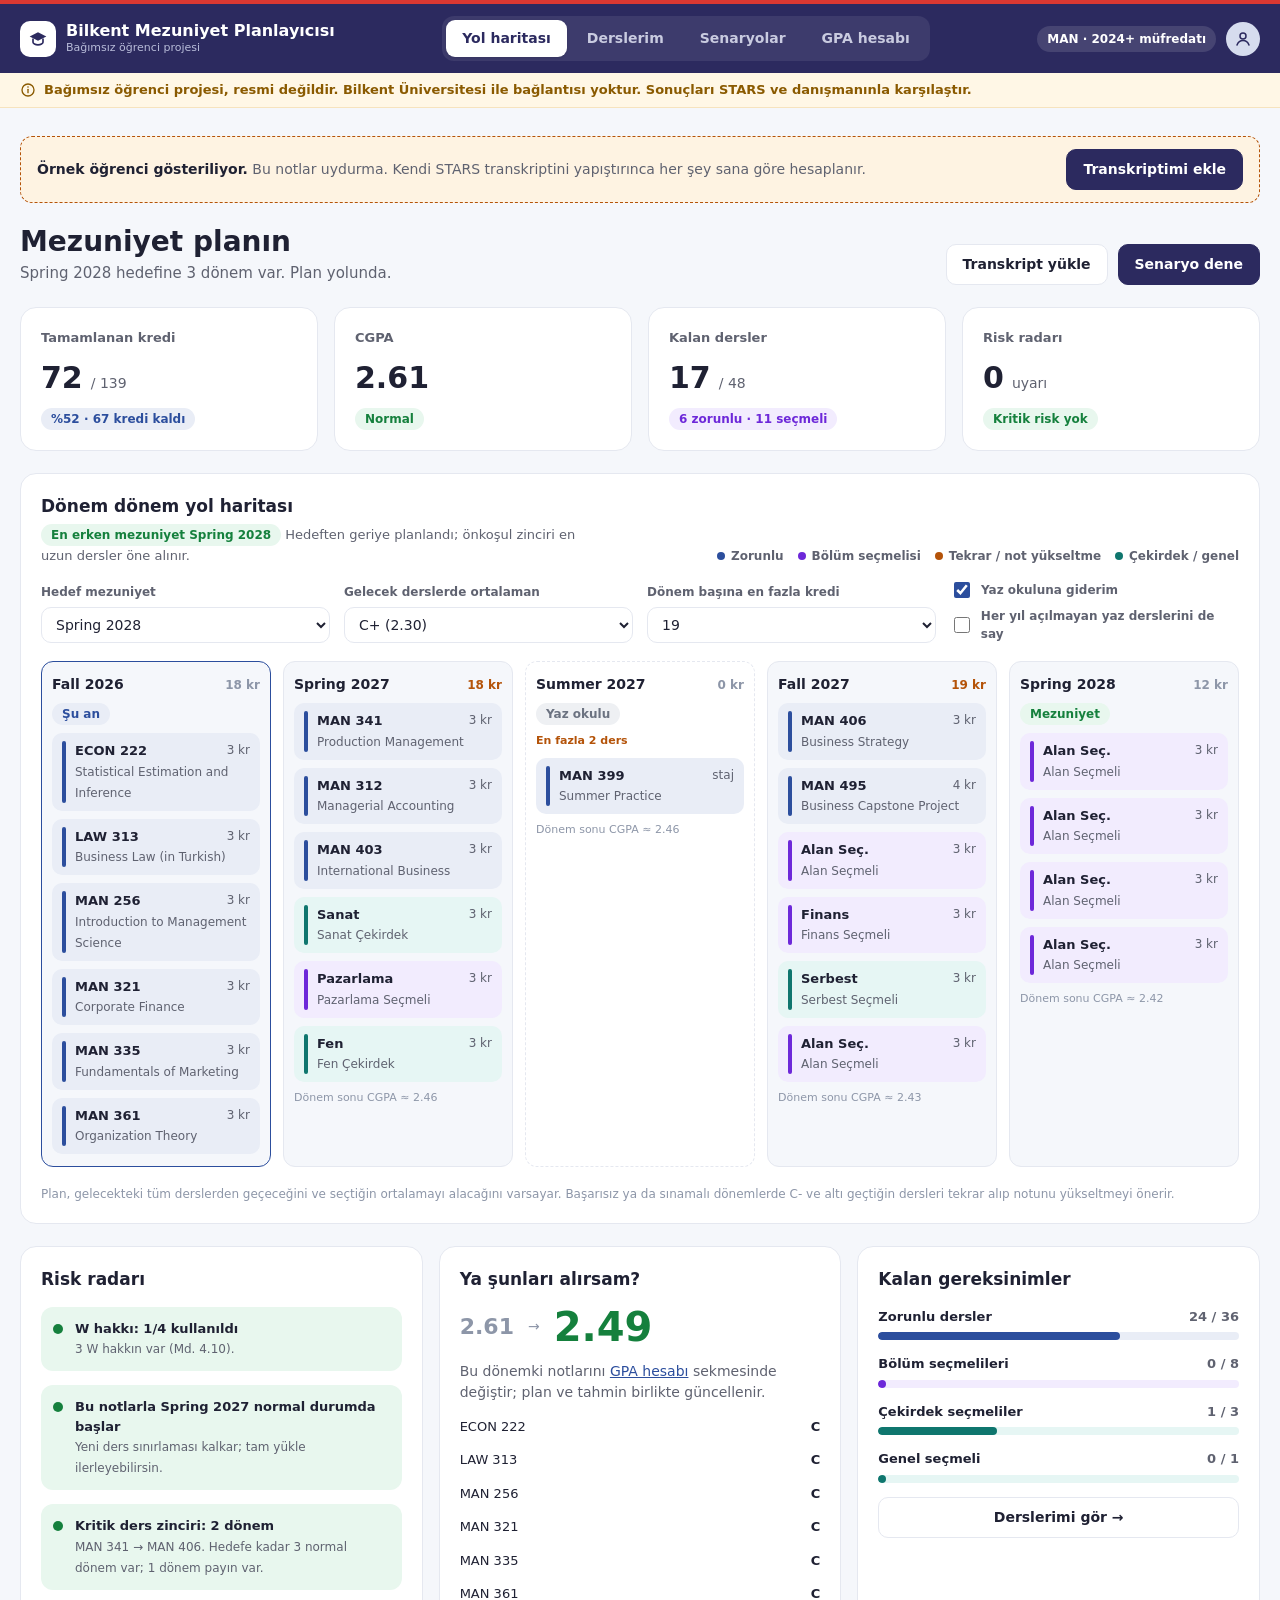
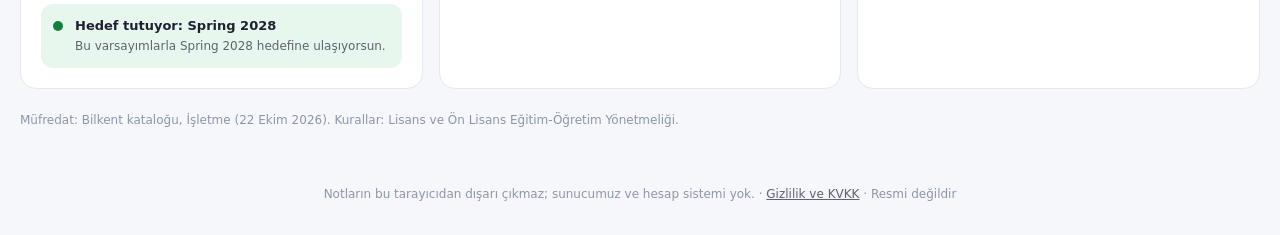
<file: index.html>
<!doctype html>
<html lang="tr">
<head>
  <meta charset="utf-8">
  <meta http-equiv="Content-Security-Policy" content="default-src 'self'; connect-src 'self'; img-src 'self' data:; style-src 'self' 'unsafe-inline'; script-src 'self'">
  <meta name="viewport" content="width=device-width, initial-scale=1">
  <title>Bilkent Mezuniyet Planlayıcısı</title>
  <meta name="description" content="Bilkent öğrencileri tarafından yapılmış bağımsız mezuniyet planlayıcı. Resmi değildir, Bilkent Üniversitesi ile bağlantısı yoktur.">
  <link rel="stylesheet" href="src/app.css">
</head>
<body>
<div class="top">
  <div class="stripe"></div>
  <nav class="nav gut" aria-label="Ana menü"><div class="wrap">
    <a class="brand" href="#pano">
      <span class="mark"><svg width="20" height="20" viewBox="0 0 24 24" fill="none" aria-hidden="true"><path d="M12 4 2 9l10 5 10-5-10-5z" fill="#2C2A5F"/><path d="M6 11.5V16c0 1.5 2.7 3 6 3s6-1.5 6-3v-4.5" stroke="#2C2A5F" stroke-width="2"/></svg></span>
      <span><b>Bilkent Mezuniyet Planlayıcısı</b><small>Bağımsız öğrenci projesi</small></span>
    </a>
    <div class="tabs" id="tabs">
      <a href="#pano">Yol haritası</a><a href="#dersler">Derslerim</a><a href="#senaryo">Senaryolar</a><a href="#gpa">GPA hesabı</a>
    </div>
    <div class="right"><span class="prog">MAN · 2024+ müfredatı</span><a class="avatar" href="#baslangic" title="Hedef ve ayarlar" aria-label="Hedef ve ayarlar"><svg width="18" height="18" viewBox="0 0 24 24" fill="none" aria-hidden="true"><circle cx="12" cy="8" r="4" stroke="currentColor" stroke-width="2"/><path d="M4 20c1.5-4 4.5-6 8-6s6.5 2 8 6" stroke="currentColor" stroke-width="2" stroke-linecap="round"/></svg></a></div>
  </div></nav>
  <div class="warn gut"><div class="wrap">
    <svg width="16" height="16" viewBox="0 0 24 24" fill="none" aria-hidden="true"><circle cx="12" cy="12" r="9" stroke="currentColor" stroke-width="2"/><path d="M12 11v5" stroke="currentColor" stroke-width="2" stroke-linecap="round"/><circle cx="12" cy="7.5" r="1.2" fill="currentColor"/></svg>
    <span>Bağımsız öğrenci projesi, resmi değildir. Bilkent Üniversitesi ile bağlantısı yoktur. Sonuçları STARS ve danışmanınla karşılaştır.</span>
  </div></div>
</div>
<main class="gut"><div class="wrap" id="app"><p class="muted">Planlayıcı yükleniyor…</p><noscript><p>Planlayıcı için JavaScript gerekli.</p></noscript></div></main>
<footer class="site-foot gut">Notların bu tarayıcıdan dışarı çıkmaz; sunucumuz ve hesap sistemi yok. · <a href="gizlilik.html">Gizlilik ve KVKK</a> · Resmi değildir</footer>
<nav class="mtabs" id="mtabs" aria-label="Sekmeler">
  <a href="#pano"><svg width="22" height="22" viewBox="0 0 24 24" fill="none" aria-hidden="true"><path d="M4 5h16M4 12h16M4 19h10" stroke="currentColor" stroke-width="2" stroke-linecap="round"/></svg>Plan</a>
  <a href="#dersler"><svg width="22" height="22" viewBox="0 0 24 24" fill="none" aria-hidden="true"><rect x="4" y="4" width="16" height="16" rx="3" stroke="currentColor" stroke-width="2"/><path d="m8.5 12 2.5 2.5 4.5-5" stroke="currentColor" stroke-width="2" stroke-linecap="round"/></svg>Derslerim</a>
  <a href="#senaryo"><svg width="22" height="22" viewBox="0 0 24 24" fill="none" aria-hidden="true"><path d="M6 4v16M6 8h8l-2 3 2 3H6" stroke="currentColor" stroke-width="2" stroke-linecap="round" stroke-linejoin="round"/></svg>Senaryo</a>
  <a href="#gpa"><svg width="22" height="22" viewBox="0 0 24 24" fill="none" aria-hidden="true"><path d="M5 19V11M12 19V5M19 19v-6" stroke="currentColor" stroke-width="2.2" stroke-linecap="round"/></svg>GPA</a>
</nav>
<script type="module" src="src/app.js"></script>
</body>
</html>
</file>
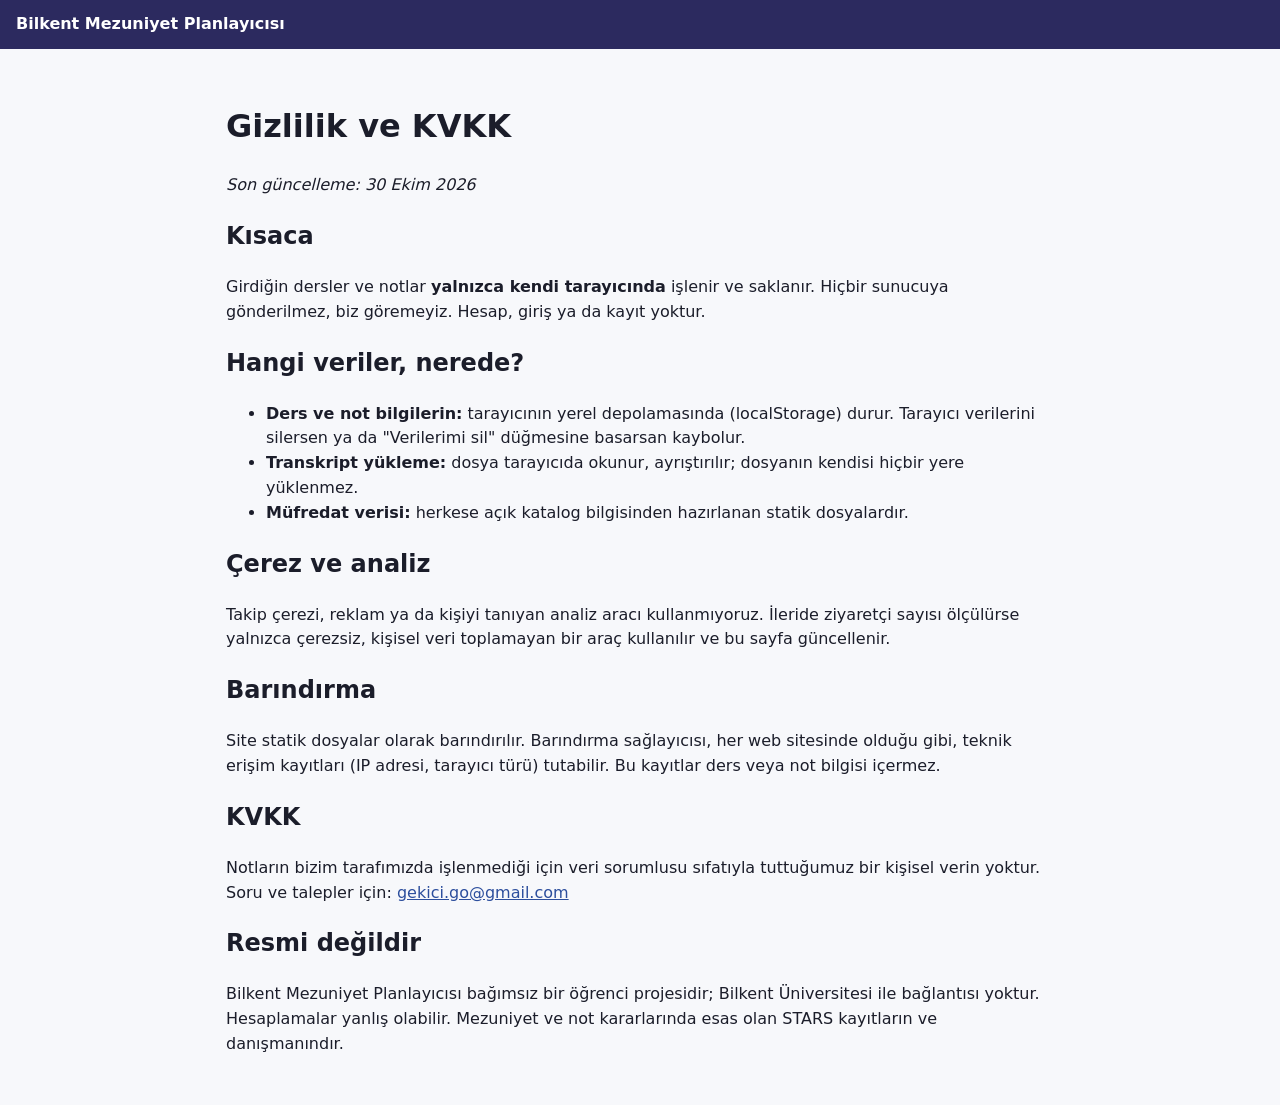
<file: gizlilik.html>
<!doctype html>
<html lang="tr">
<head>
  <meta charset="utf-8">
  <meta http-equiv="Content-Security-Policy" content="default-src 'self'; connect-src 'self'; img-src 'self' data:; style-src 'self' 'unsafe-inline'; script-src 'self'">
  <meta name="viewport" content="width=device-width, initial-scale=1">
  <title>Gizlilik · Bilkent Mezuniyet Planlayıcısı</title>
  <link rel="stylesheet" href="src/style.css">
</head>
<body>
  <header class="top"><a class="brand" href="./">Bilkent Mezuniyet Planlayıcısı</a></header>
  <main class="prose">
    <h1>Gizlilik ve KVKK</h1>
    <p><em>Son güncelleme: 30 Ekim 2026</em></p>

    <h2>Kısaca</h2>
    <p>Girdiğin dersler ve notlar <strong>yalnızca kendi tarayıcında</strong> işlenir ve saklanır.
       Hiçbir sunucuya gönderilmez, biz göremeyiz. Hesap, giriş ya da kayıt yoktur.</p>

    <h2>Hangi veriler, nerede?</h2>
    <ul>
      <li><strong>Ders ve not bilgilerin:</strong> tarayıcının yerel depolamasında (localStorage) durur.
          Tarayıcı verilerini silersen ya da "Verilerimi sil" düğmesine basarsan kaybolur.</li>
      <li><strong>Transkript yükleme:</strong> dosya tarayıcıda okunur, ayrıştırılır; dosyanın kendisi hiçbir yere yüklenmez.</li>
      <li><strong>Müfredat verisi:</strong> herkese açık katalog bilgisinden hazırlanan statik dosyalardır.</li>
    </ul>

    <h2>Çerez ve analiz</h2>
    <p>Takip çerezi, reklam ya da kişiyi tanıyan analiz aracı kullanmıyoruz. İleride ziyaretçi sayısı
       ölçülürse yalnızca çerezsiz, kişisel veri toplamayan bir araç kullanılır ve bu sayfa güncellenir.</p>

    <h2>Barındırma</h2>
    <p>Site statik dosyalar olarak barındırılır. Barındırma sağlayıcısı, her web sitesinde olduğu gibi,
       teknik erişim kayıtları (IP adresi, tarayıcı türü) tutabilir. Bu kayıtlar ders veya not bilgisi içermez.</p>

    <h2>KVKK</h2>
    <p>Notların bizim tarafımızda işlenmediği için veri sorumlusu sıfatıyla tuttuğumuz bir kişisel verin yoktur.
       Soru ve talepler için: <a href="mailto:gekici.go@gmail.com">gekici.go@gmail.com</a></p>

    <h2>Resmi değildir</h2>
    <p>Bilkent Mezuniyet Planlayıcısı bağımsız bir öğrenci projesidir; Bilkent Üniversitesi ile bağlantısı yoktur.
       Hesaplamalar yanlış olabilir. Mezuniyet ve not kararlarında esas olan STARS kayıtların ve danışmanındır.</p>
  </main>
</body>
</html>
</file>
<file: src/app.css>
/* Planlayıcı arayüzü. Tasarım prototipinden (Claude tasarım thread'i) alındı; renkler Bilkent sitesinden ölçüldü. */
/* Layout: koyu lacivert üst menü + uyarı bandı, altında 1200px içerik sütunu; telefonda alt sekme çubuğu */
:root{
  --bg:#F5F7FB; --surface:#FFFFFF; --border:#E5E8F0; --text:#1F2133; --muted:#5F6270; --faint:#8D96A8;
  --navy:#2C2A5F; --navy-fg:#FFFFFF; --navy-sub:#B8BCD9; --red:#DA3832;
  --blue:#2C4E9D; --blue-soft:#E9EDF6; --green:#15803D; --green-soft:#E8F7EE; --amber:#B45309; --amber-soft:#FEF3E2;
  --danger:#C62E28; --danger-soft:#FBEBEA; --purple:#6D28D9; --purple-soft:#F2ECFE; --teal:#0F766E; --teal-soft:#E6F6F4;
  --gray:#6B7280; --gray-soft:#EEF0F3; --warn-bg:#FFF7E6; --warn-fg:#8A5A00; --warn-line:#F6E3BE;
  --font:'Open Sans', 'Segoe UI', system-ui, -apple-system, sans-serif;
}
@media (prefers-color-scheme: dark){:root:not([data-theme="light"]){
  --bg:#12131F; --surface:#1B1D2E; --border:#2D3048; --text:#E8E9F2; --muted:#A6A9BE; --faint:#7C8098;
  --navy:#1D1B45; --navy-fg:#FFFFFF; --navy-sub:#A9ADD0; --red:#E2524C;
  --blue:#8FA9EA; --blue-soft:#232B4D; --green:#4ADE80; --green-soft:#16301F; --amber:#F5B04A; --amber-soft:#35270F;
  --danger:#F37A74; --danger-soft:#3A1C1E; --purple:#B79BFB; --purple-soft:#2B2147; --teal:#5EE0D0; --teal-soft:#143331;
  --gray:#A0A6B4; --gray-soft:#262938; --warn-bg:#2E2512; --warn-fg:#F3CB7E; --warn-line:#443619; color-scheme:dark;
}}
:root[data-theme="dark"]{
  --bg:#12131F; --surface:#1B1D2E; --border:#2D3048; --text:#E8E9F2; --muted:#A6A9BE; --faint:#7C8098;
  --navy:#1D1B45; --navy-fg:#FFFFFF; --navy-sub:#A9ADD0; --red:#E2524C;
  --blue:#8FA9EA; --blue-soft:#232B4D; --green:#4ADE80; --green-soft:#16301F; --amber:#F5B04A; --amber-soft:#35270F;
  --danger:#F37A74; --danger-soft:#3A1C1E; --purple:#B79BFB; --purple-soft:#2B2147; --teal:#5EE0D0; --teal-soft:#143331;
  --gray:#A0A6B4; --gray-soft:#262938; --warn-bg:#2E2512; --warn-fg:#F3CB7E; --warn-line:#443619; color-scheme:dark;
}
*{box-sizing:border-box}
body{background:var(--bg);color:var(--text);font-family:var(--font);font-size:14px;line-height:1.5}
body::before{content:"";position:fixed;inset:0 0 auto;height:env(safe-area-inset-top,0px);z-index:30;background:var(--navy)}
button{font:inherit;color:inherit}
a{color:var(--blue)}
:focus-visible{outline:2px solid var(--blue);outline-offset:2px}
.gut{padding-left:max(16px,env(safe-area-inset-left,0px));padding-right:max(16px,env(safe-area-inset-right,0px))}
.wrap{max-width:1240px;margin:0 auto}
/* header */
.top{position:sticky;top:env(safe-area-inset-top,0px);z-index:20}
.stripe{height:4px;background:var(--red)}
.nav{background:var(--navy);color:var(--navy-fg)}
.nav .wrap{display:flex;align-items:center;gap:16px;padding-block:12px;justify-content:space-between}
.brand{display:flex;align-items:center;gap:10px;text-decoration:none;color:inherit;min-width:0}
.mark{width:36px;height:36px;border-radius:10px;background:#fff;display:grid;place-items:center;flex:none}
.brand b{display:block;font-size:16px;line-height:1.2}
.brand small{display:block;font-size:11px;color:var(--navy-sub)}
.tabs{display:flex;gap:4px;padding:4px;border-radius:12px;background:rgba(255,255,255,.08)}
.tabs a{padding:8px 16px;border-radius:9px;color:#C9CBE0;text-decoration:none;font-weight:600;white-space:nowrap}
.tabs a[aria-current="page"]{background:#fff;color:#2C2A5F;box-shadow:0 1px 3px rgba(0,0,0,.12)}
.right{display:flex;align-items:center;gap:10px}
.prog{font-size:12px;font-weight:600;padding:4px 10px;border-radius:999px;background:rgba(255,255,255,.12);white-space:nowrap}
.avatar{width:34px;height:34px;border-radius:50%;background:#D6DCEE;color:#2C2A5F;display:grid;place-items:center;font-weight:600;text-decoration:none}
.warn{background:var(--warn-bg);color:var(--warn-fg);border-bottom:1px solid var(--warn-line);font-weight:600;font-size:13px}
.warn .wrap{display:flex;gap:8px;align-items:center;padding-block:7px}
/* page */
main{padding-block:28px 48px}
.view{display:grid;gap:22px}
.head{display:flex;justify-content:space-between;align-items:flex-end;gap:16px;flex-wrap:wrap}
h1{font-size:28px;line-height:1.2;margin:0;text-wrap:balance}
h2{font-size:17px;margin:0}
h3{font-size:14px;margin:0}
.sub{color:var(--muted);margin:4px 0 0;font-size:15px;max-width:68ch}
.btns{display:flex;gap:10px;flex-wrap:wrap}
.btn{border:1px solid var(--border);background:var(--surface);padding:9px 16px;border-radius:10px;font-weight:600;cursor:pointer;text-decoration:none;color:var(--text);display:inline-flex;align-items:center;justify-content:center;gap:6px}
.btn.primary{background:var(--navy);border-color:var(--navy);color:#fff}
.btn:hover{filter:brightness(.97)}
.card{background:var(--surface);border:1px solid var(--border);border-radius:16px;padding:20px;display:grid;gap:14px;align-content:start;min-width:0}
.pill{display:inline-flex;align-items:center;gap:4px;font-size:12px;font-weight:600;padding:2px 10px;border-radius:999px;white-space:nowrap;width:max-content}
.p-blue{color:var(--blue);background:var(--blue-soft)} .p-green{color:var(--green);background:var(--green-soft)}
.p-amber{color:var(--amber);background:var(--amber-soft)} .p-red{color:var(--danger);background:var(--danger-soft)}
.p-purple{color:var(--purple);background:var(--purple-soft)} .p-teal{color:var(--teal);background:var(--teal-soft)}
.p-gray{color:var(--gray);background:var(--gray-soft)}
.muted{color:var(--muted)} .faint{color:var(--faint)}
.num{font-variant-numeric:tabular-nums}
.stats{display:grid;grid-template-columns:repeat(4,minmax(0,1fr));gap:16px}
.stat .label{color:var(--muted);font-weight:600;font-size:13px}
.stat .val{display:flex;align-items:baseline;gap:8px}
.stat .val b{font-size:30px;line-height:1.1}
/* roadmap */
.legend{display:flex;gap:14px;flex-wrap:wrap;font-size:12px;color:var(--muted);font-weight:600}
.legend i{display:inline-block;width:8px;height:8px;border-radius:50%;margin-right:6px}
.scroller{overflow-x:auto;margin-inline:-4px;padding:4px}
.terms{display:grid;grid-template-columns:repeat(6,minmax(168px,1fr));gap:12px}
.term{border:1px solid var(--border);background:var(--bg);border-radius:12px;padding:12px 10px;display:grid;gap:8px;align-content:start}
.term.now{border-color:var(--blue)}
.term header{display:flex;justify-content:space-between;align-items:center;gap:6px}
.chip{display:flex;gap:9px;padding:8px 10px;border-radius:10px;background:var(--blue-soft)}
.chip::before{content:"";width:4px;border-radius:2px;background:var(--blue);flex:none}
.chip div{min-width:0;flex:1}
.chip .r{display:flex;justify-content:space-between;gap:6px}
.chip b{font-size:13px}
.chip span{font-size:12px;color:var(--muted)}
.chip.S{background:var(--purple-soft)} .chip.S::before{background:var(--purple)}
.chip.R{background:var(--amber-soft)} .chip.R::before{background:var(--amber)}
.chip.F{background:var(--teal-soft)} .chip.F::before{background:var(--teal)}
.cols3{display:grid;grid-template-columns:repeat(3,minmax(0,1fr));gap:16px}
.risk{display:flex;gap:12px;padding:12px;border-radius:12px}
.risk::before{content:"";width:10px;height:10px;border-radius:50%;margin-top:5px;flex:none;background:currentColor}
.risk b{display:block;font-size:13px;color:var(--text)} .risk span{font-size:12px;color:var(--muted)}
.risk.red{background:var(--danger-soft);color:var(--danger)} .risk.amber{background:var(--amber-soft);color:var(--amber)} .risk.green{background:var(--green-soft);color:var(--green)}
.bar{display:grid;gap:6px}
.bar .r{display:flex;justify-content:space-between;font-weight:600;font-size:13px}
.track{height:8px;border-radius:999px;background:var(--blue-soft);overflow:hidden}
.track i{display:block;height:100%;border-radius:999px;background:var(--blue);min-width:8px}
.big{display:flex;align-items:center;gap:14px;flex-wrap:wrap}
.big .from{font-size:22px;font-weight:600;color:var(--faint)}
.big .to{font-size:40px;font-weight:700;line-height:1}
/* grade pills */
.grades{display:flex;flex-wrap:wrap;gap:4px}
.grades button{min-width:34px;height:30px;border-radius:8px;border:0;background:var(--bg);color:var(--muted);font-weight:600;font-size:12px;cursor:pointer}
.grades button[aria-pressed="true"]{background:var(--blue);color:#fff}
:root[data-theme="dark"] .grades button[aria-pressed="true"]{color:#12131F}
@media (prefers-color-scheme: dark){:root:not([data-theme="light"]) .grades button[aria-pressed="true"]{color:#12131F}}
/* table */
.tbl{padding:0;gap:0;overflow:hidden}
.trow{display:grid;grid-template-columns:40px 96px minmax(0,1fr) 56px 150px 64px 110px;align-items:center;gap:8px;padding:10px 20px;border-bottom:1px solid var(--border)}
.trow.th{font-size:11px;font-weight:600;color:var(--faint);text-transform:uppercase;letter-spacing:.05em;background:var(--bg)}
.grp{padding:16px 20px 6px;display:flex;gap:10px;align-items:baseline;flex-wrap:wrap}
.cb{width:20px;height:20px;border-radius:6px;border:1.5px solid #CBD5E1;background:var(--surface);display:grid;place-items:center;cursor:pointer;padding:0}
.cb[aria-checked="true"]{background:var(--blue);border-color:var(--blue)}
.cb svg{display:none} .cb[aria-checked="true"] svg{display:block}
.side{display:grid;gap:16px;align-content:start}
.split{display:grid;grid-template-columns:minmax(0,1fr) 340px;gap:24px;align-items:start}
.split.wide{grid-template-columns:minmax(0,1fr) 420px}
.split.l{grid-template-columns:380px minmax(0,1fr)}
.drop{border:1.5px dashed var(--border);border-radius:12px;padding:22px 16px;text-align:center;display:grid;gap:4px;justify-items:center;background:var(--bg)}
.note{border-radius:12px;padding:12px;display:grid;gap:4px;font-size:12px}
.note b{font-size:13px;color:var(--text)}
.filters{display:flex;gap:8px;flex-wrap:wrap;align-items:center}
.fchip{border:1px solid var(--border);background:var(--surface);padding:6px 14px;border-radius:999px;font-weight:600;font-size:13px;color:var(--muted);cursor:pointer}
.fchip[aria-pressed="true"]{background:var(--navy);border-color:var(--navy);color:#fff}
.search{display:flex;gap:8px;align-items:center;border:1px solid var(--border);background:var(--surface);border-radius:10px;padding:8px 12px;min-width:0;flex:0 1 320px}
.search input{border:0;background:transparent;font:inherit;color:var(--text);outline:none;min-width:0;flex:1}
/* scenario */
.seg{display:grid;grid-template-columns:repeat(3,1fr);gap:4px;padding:4px;border-radius:12px;background:var(--bg)}
.seg button{border:0;background:transparent;padding:8px 4px;border-radius:9px;font-weight:600;font-size:13px;color:var(--muted);cursor:pointer}
.seg button[aria-pressed="true"]{background:var(--surface);color:var(--text);box-shadow:0 1px 3px rgba(0,0,0,.1)}
.field{display:grid;gap:6px}
.field label{font-size:12px;font-weight:600;color:var(--muted)}
select{font:inherit;color:var(--text);background:var(--surface);border:1px solid var(--border);border-radius:10px;padding:10px 12px;width:100%}
.cmp{display:grid;grid-template-columns:1fr 1fr}
.cmp>div{padding:16px 20px;display:grid;gap:12px}
.cmp>div+div{background:var(--bg)}
.cmp dt{font-size:12px;color:var(--muted)} .cmp dd{margin:0;font-size:22px;font-weight:700}
.chain{display:flex;align-items:stretch;gap:8px;overflow-x:auto;padding-bottom:2px}
.chain .n{flex:1 0 150px;border-radius:12px;padding:12px;display:grid;gap:2px;border:1px solid var(--border)}
.chain .n.bad{background:var(--danger-soft);border-color:transparent}
.chain .n.ok{background:var(--green-soft);border-color:transparent}
.chain .arrow{align-self:center;color:var(--faint);font-size:18px}
s{color:var(--faint)}
/* elective */
.ecards{display:grid;grid-template-columns:repeat(auto-fill,minmax(220px,1fr));gap:14px}
.ecard{text-align:left;cursor:pointer}
.ecard[aria-pressed="true"]{border-color:var(--blue);box-shadow:0 0 0 1px var(--blue)}
.kv{display:flex;justify-content:space-between;gap:8px;font-size:13px}
/* onboarding */
.ob{max-width:640px;margin:0 auto;width:100%}
.steps{display:flex;gap:10px;align-items:center;justify-content:center;flex-wrap:wrap;font-weight:600}
.steps span{display:inline-grid;place-items:center;width:26px;height:26px;border-radius:50%;font-size:12px;margin-right:6px}
.opts{display:grid;grid-template-columns:repeat(auto-fit,minmax(110px,1fr));gap:8px}
.opt{border:1px solid var(--border);background:var(--surface);border-radius:10px;padding:11px;font-weight:600;cursor:pointer;color:var(--text)}
.opt[aria-pressed="true"]{border:1.5px solid var(--blue);background:var(--blue-soft);color:var(--blue)}
.two{display:grid;grid-template-columns:1fr 1fr;gap:14px}
/* mobile tab bar */
.mtabs{display:none}
.scrollx{overflow-x:auto}
@media (max-width:1000px){
  .stats{grid-template-columns:repeat(2,minmax(0,1fr))}
  .cols3{grid-template-columns:1fr}
  .split,.split.wide,.split.l{grid-template-columns:1fr}
  .tabs,.prog{display:none}
  .mtabs{display:grid;grid-template-columns:repeat(4,1fr);position:fixed;left:0;right:0;bottom:0;z-index:20;background:var(--surface);border-top:1px solid var(--border);padding:8px max(8px,env(safe-area-inset-right,0px)) calc(8px + env(safe-area-inset-bottom,0px)) max(8px,env(safe-area-inset-left,0px))}
  .mtabs a{display:grid;justify-items:center;gap:2px;font-size:11px;font-weight:600;color:var(--faint);text-decoration:none}
  .mtabs a[aria-current="page"]{color:var(--blue)}
  main{padding-bottom:96px}
}
@media (max-width:760px){
  h1{font-size:24px}
  .brand small{display:none}
  .brand b{font-size:14px}
  .warn{font-size:12px}
  .trow{grid-template-columns:28px minmax(0,1fr) auto;grid-template-areas:"cb code st" "cb name grade";row-gap:2px;padding:10px 14px}
  .trow.th{display:none}
  .trow>:nth-child(1){grid-area:cb} .trow>:nth-child(2){grid-area:code} .trow>:nth-child(3){grid-area:name;font-size:12px;color:var(--muted)}
  .trow>:nth-child(4),.trow>:nth-child(5){display:none} .trow>:nth-child(6){grid-area:grade;justify-self:end} .trow>:nth-child(7){grid-area:st;justify-self:end}
  .two,.cmp{grid-template-columns:1fr}
  .cmp>div+div{border-top:1px solid var(--border)}
}
@media (prefers-reduced-motion:no-preference){.view{animation:in .2s ease-out}@keyframes in{from{transform:translateY(4px)}to{transform:none}}}

/* ---------- gerçek veriye bağlanan ekranlar için eklemeler ---------- */
body{margin:0}
[hidden]{display:none!important}
.terms{grid-template-columns:none;grid-auto-flow:column;grid-auto-columns:minmax(172px,1fr)}
.term.summer{border-style:dashed;background:var(--surface)}
.term.late{border-color:var(--danger)}
.term .rule{font-size:11px;font-weight:600;color:var(--amber)}
.term .muted-sm{font-size:11px;color:var(--faint)}
.chip.I{background:var(--amber-soft)} .chip.I::before{background:var(--amber)}
.risk.blue{background:var(--blue-soft);color:var(--blue)}
.ctrl{display:grid;grid-template-columns:repeat(auto-fit,minmax(170px,1fr));gap:10px 14px;align-items:end}
.ctrl select{padding:8px 10px}
.check{display:flex;gap:8px;align-items:center;font-size:13px;font-weight:600;color:var(--muted)}
.check input{width:16px;height:16px;accent-color:var(--blue)}
.trow.c6{grid-template-columns:96px minmax(0,1fr) 56px 136px 56px 156px}
.grp-empty{padding:16px 20px;color:var(--muted)}
.sample{border:1px dashed var(--amber);background:var(--amber-soft);border-radius:12px;padding:12px 16px;display:flex;gap:12px;align-items:center;justify-content:space-between;flex-wrap:wrap}
.sample b{color:var(--text)}
textarea{font:13px/1.45 ui-monospace,SFMono-Regular,Menlo,Consolas,monospace;color:var(--text);background:var(--bg);border:1px solid var(--border);border-radius:12px;padding:12px;width:100%;resize:vertical}
pre.prompt{white-space:pre-wrap;font:12px/1.5 ui-monospace,SFMono-Regular,Menlo,Consolas,monospace;background:var(--bg);border:1px solid var(--border);border-radius:12px;padding:12px;margin:0;max-height:240px;overflow:auto}
details summary{cursor:pointer;font-weight:600}
.flash{font-size:13px;font-weight:600;color:var(--blue)}
.trend svg{display:block}
.trend .g{stroke:var(--border);stroke-width:1}
.trend .ax{fill:var(--faint);font-size:11px;font-family:var(--font)}
.trend .val{fill:var(--text);font-size:12px;font-weight:700;font-family:var(--font)}
.trend .thr{stroke-width:1.5;stroke-dasharray:5 4}
.trend .thr.t0{stroke:var(--green)} .trend .thr.t1{stroke:var(--danger)}
.trend .thr-l{font-size:10.5px;font-weight:600;font-family:var(--font)} .trend .thr-l.t0{fill:var(--green)} .trend .thr-l.t1{fill:var(--danger)}
.trend .cgl{fill:none;stroke:var(--blue);stroke-width:2.5}
.trend circle.cg{fill:var(--blue);stroke:var(--surface);stroke-width:2}
.trend circle.gpa{fill:var(--faint)}
.trend .proj{stroke:var(--blue);stroke-width:2;stroke-dasharray:4 4}
.trend circle.proj-dot{fill:var(--surface);stroke:var(--blue);stroke-width:2.5}
.site-foot{text-align:center;color:var(--faint);font-size:12px;padding:8px 16px 32px}
.site-foot a{color:var(--muted)}
.navy-card{background:var(--navy);border-color:var(--navy);color:#fff}
.navy-card .lbl{font-size:12px;font-weight:600;color:var(--navy-sub)}
@media (max-width:760px){
  .trow.c6{grid-template-columns:minmax(0,1fr) auto;grid-template-areas:"code st" "name grade";row-gap:2px;padding:10px 14px}
  .trow.c6>:nth-child(1){grid-area:code} .trow.c6>:nth-child(2){grid-area:name;font-size:12px;color:var(--muted)}
  .trow.c6>:nth-child(3),.trow.c6>:nth-child(4){display:none} .trow.c6>:nth-child(5){grid-area:grade;justify-self:end} .trow.c6>:nth-child(6){grid-area:st;justify-self:end}
}
</file>
<file: src/style.css>
:root{--nav:#2C2A5F;--blue:#2C4E9D;--red:#DA3832;--bg:#F7F8FB;--ink:#1B1D2A;--muted:#5B6075}
*{box-sizing:border-box}
body{margin:0;font-family:"Open Sans",system-ui,sans-serif;background:var(--bg);color:var(--ink);line-height:1.55}
.banner{background:#FFF4E5;border-bottom:1px solid #F2D3A8;padding:8px 16px;font-size:14px;text-align:center}
.top{background:var(--nav);color:#fff;display:flex;justify-content:space-between;align-items:center;padding:12px 16px}
.top a{color:#fff}.brand{font-weight:700;text-decoration:none;color:#fff}
main{max-width:860px;margin:0 auto;padding:32px 16px}
.privacy-note{color:var(--blue);font-weight:600}
.soon{color:var(--muted)}
footer{text-align:center;color:var(--muted);font-size:13px;padding:24px 16px}
footer a,.prose a{color:var(--blue)}
</file>
